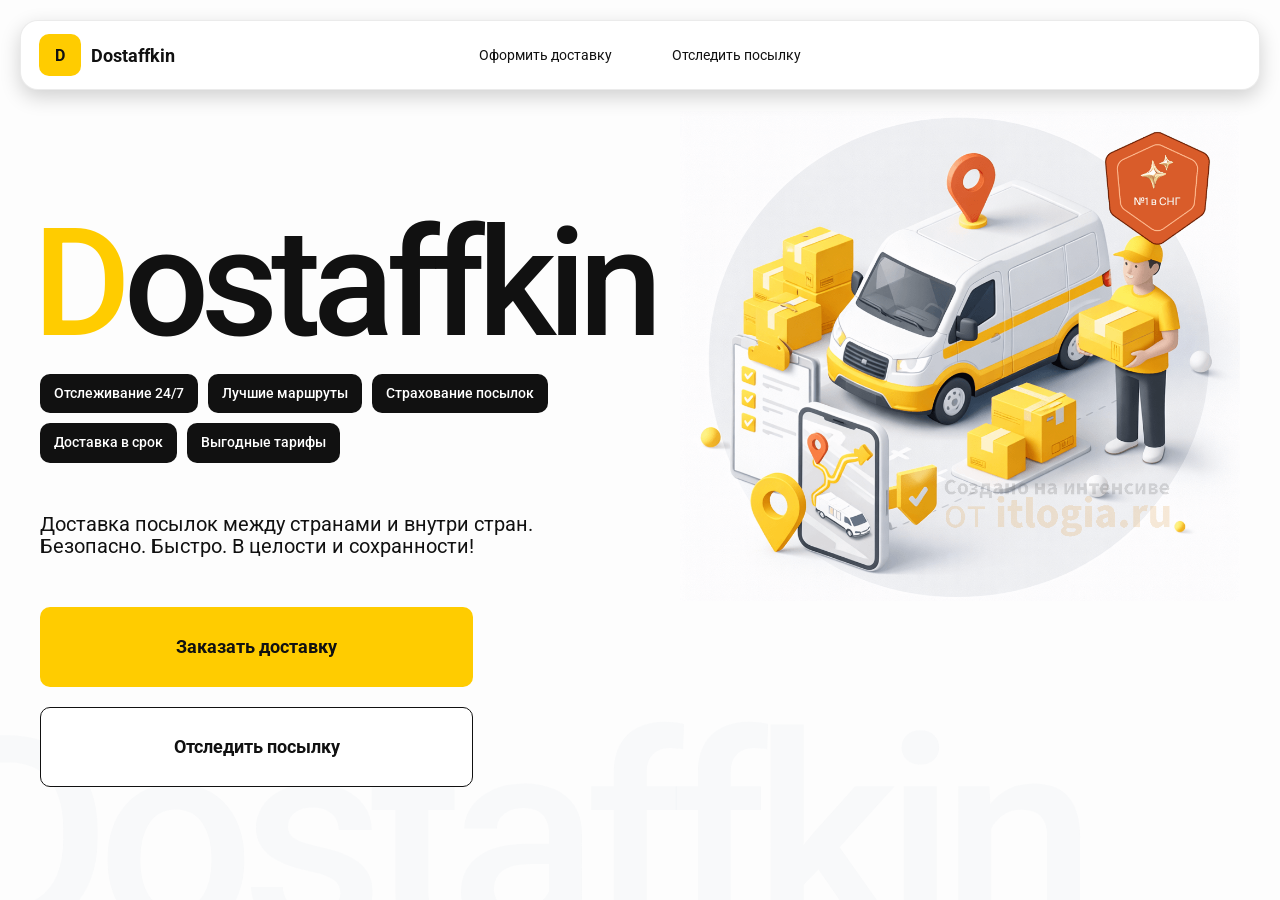
<file: index.html>
<!doctype html>
<html lang="ru">

<head>
    <meta charset="utf-8" />
    <meta name="viewport" content="width=device-width,initial-scale=1,maximum-scale=1,user-scalable=0" />
    <title>Dostaffkin — Доставка посылок между странами и внутри стран. Безопасно. Быстро. В целости и сохранности!
    </title>


    <link href="styles/base.css" rel="stylesheet" />
    <link href="styles/base_adaptive.css" rel="stylesheet" />
    <link href="styles/index.css" rel="stylesheet" />
    <link href="styles/index_adaptive.css" rel="stylesheet" />

</head>

<body>

    <div class="container">
        <header class="header">
            <a class="header-brand" href="#">
                <div class="header-logo">D</div>
                <div class="header-title">Dostaffkin</div>
            </a>
            <nav class="header-menu">
                <a class="header-link" href="./order.html">Оформить <span>доставку</span></a>
                <a class="header-link" href="./track.html">Отследить <span>посылку</span></a>
            </nav>
        </header>
        <main class="main">
            <section class="main-info">
                <div class="main-title">
                    <span>D</span>ostaffkin
                </div>
                <div class="main-features">
                    <div class="main-feature">Отслеживание 24/7</div>
                    <div class="main-feature">Лучшие маршруты</div>
                    <div class="main-feature">Страхование посылок</div>
                    <div class="main-feature">Доставка в срок</div>
                    <div class="main-feature">Выгодные тарифы</div>
                </div>
                <div class="main-description">
                    Доставка посылок между странами и внутри стран.
                    Безопасно. Быстро. В целости и сохранности!
                </div>
                <div class="main-actions">
                    <a class="button" type="button" href="./order.html">Заказать доставку</a>
                    <a class="button button-white" type="button" href="./track.html">Отследить посылку</a>
                </div>
            </section>
            <div class="main-title-ghost">Dostaffkin</div>
            <section class="main-image">
                <img src="images/main-image.png" alt="Main image" />
            </section>
            
        </main>


    </div>



</body>

</html>
</file>
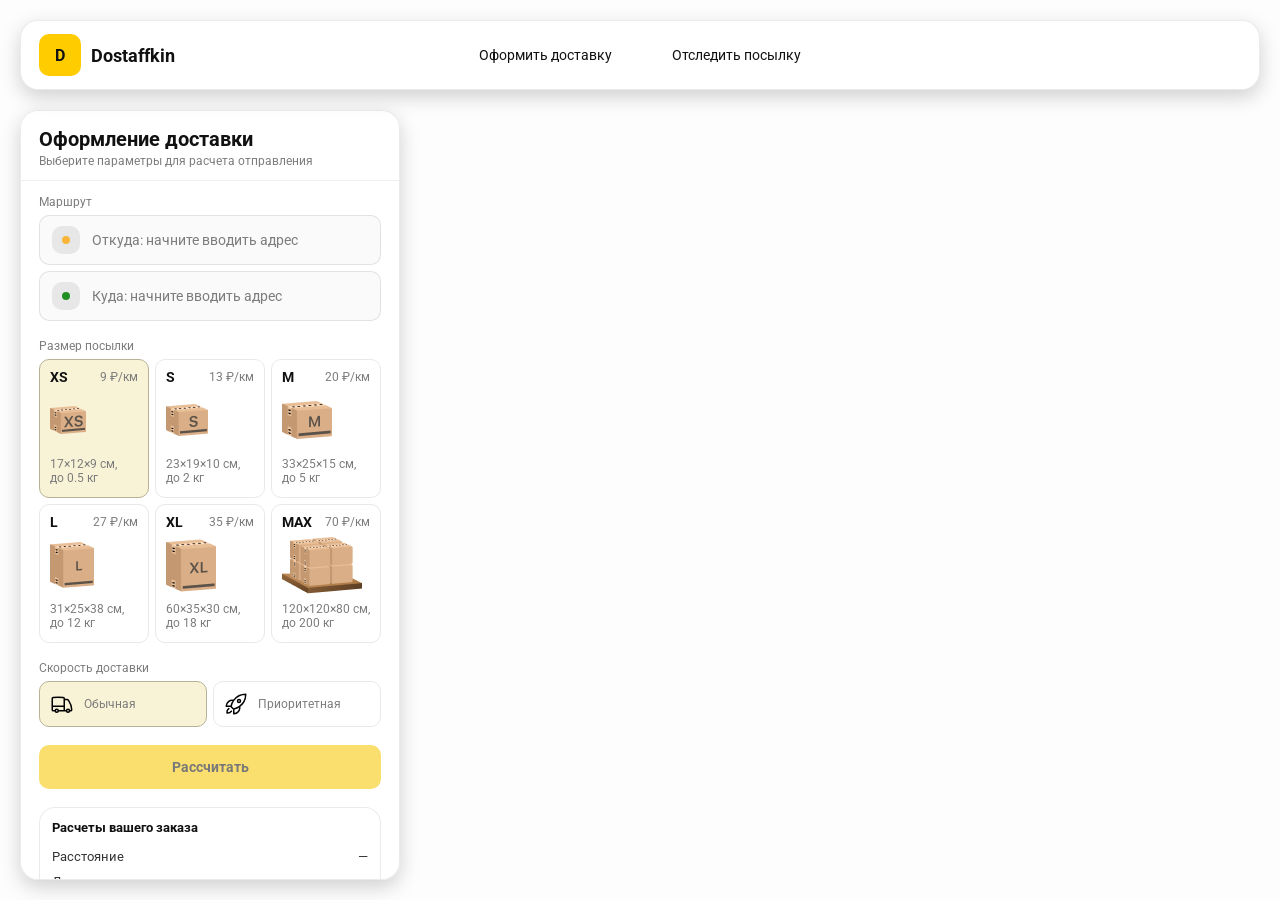
<file: order.html>
<!doctype html>
<html lang="ru">

<head>
    <meta charset="utf-8" />
    <meta name="viewport" content="width=device-width,initial-scale=1,maximum-scale=1,user-scalable=0" />
    <title>Оформление доставки</title>

    <link rel="stylesheet" href="styles/base.css" />
    <link rel="stylesheet" href="styles/base_adaptive.css" />

    <link rel="stylesheet" href="styles/order.css" />
    <link rel="stylesheet" href="styles/order_adaptive.css" />

    <script src="https://testologia.ru/ymc_min.js" data-apikey="" data-suggest-apikey=""></script>
</head>

<body>
    <div id="map"></div>

    <header class="header">
        <a class="header-brand" href="./index.html">
            <div class="header-logo">D</div>
            <div class="header-title">Dostaffkin</div>
        </a>
        <nav class="header-menu">
            <a class="header-link" href="#">Оформить <span>доставку</span></a>
            <a class="header-link" href="./track.html">Отследить <span>посылку</span></a>
        </nav>
    </header>

    <aside class="main" id="sidebar">
        <div class="main-header">
            <div class="main-title">Оформление доставки</div>
            <div class="main-text">Выберите параметры для расчета отправления</div>
        </div>

        <div class="main-content">
            <div class="main-route">
                <div class="main-block-title">Маршрут</div>
                <div class="main-fields">
                    <div class="main-field" id="fromField">
                        <div class="main-pin"></div>
                        <input id="from" placeholder="Откуда: начните вводить адрес" autocomplete="off" />
                        <div class="main-ac" id="fromAc" role="listbox" aria-label="Подсказки адресов"></div>
                    </div>

                    <div class="main-field" id="toField">
                        <div class="main-pin"></div>
                        <input id="to" placeholder="Куда: начните вводить адрес" autocomplete="off" />
                        <div class="main-ac" id="toAc" role="listbox" aria-label="Подсказки адресов"></div>
                    </div>
                </div>
            </div>
            <div class="main-package">
                <div class="main-block-title">Размер посылки</div>

                <div class="main-sizes">
                    <div class="main-size-card is-active" data-value="xs">
                        <div class="main-size-top">
                            <div class="main-size-label">XS</div>
                            <div class="main-size-rate">9 ₽/км</div>
                        </div>
                        <div class="main-size-media">
                            <img src="images/sizes/xs.png" alt="Короб XS" />
                        </div>
                        <div class="main-size-description">17×12×9 см,<br>до 0.5 кг</div>
                    </div>

                    <div class="main-size-card" data-value="s">
                        <div class="main-size-top">
                            <div class="main-size-label">S</div>
                            <div class="main-size-rate">13 ₽/км</div>
                        </div>
                        <div class="main-size-media">
                            <img src="images/sizes/s.png" alt="Короб S" />
                        </div>
                        <div class="main-size-description">23×19×10 см,<br>до 2 кг</div>
                    </div>

                    <div class="main-size-card" data-value="m">
                        <div class="main-size-top">
                            <div class="main-size-label">M</div>
                            <div class="main-size-rate">20 ₽/км</div>
                        </div>
                        <div class="main-size-media">
                            <img src="images/sizes/m.png" alt="Короб M" />
                        </div>
                        <div class="main-size-description">33×25×15 см,<br>до 5 кг</div>
                    </div>

                    <div class="main-size-card" data-value="l">
                        <div class="main-size-top">
                            <div class="main-size-label">L</div>
                            <div class="main-size-rate">27 ₽/км</div>
                        </div>
                        <div class="main-size-media">
                            <img src="images/sizes/l.png" alt="Короб L" />
                        </div>
                        <div class="main-size-description">31×25×38 см,<br>до 12 кг</div>
                    </div>

                    <div class="main-size-card" data-value="xl">
                        <div class="main-size-top">
                            <div class="main-size-label">XL</div>
                            <div class="main-size-rate">35 ₽/км</div>
                        </div>
                        <div class="main-size-media">
                            <img src="images/sizes/xl.png" alt="Короб XL" />
                        </div>
                        <div class="main-size-description">60×35×30 см,<br>до 18 кг</div>
                    </div>

                    <div class="main-size-card" data-value="max">
                        <div class="main-size-top">
                            <div class="main-size-label">MAX</div>
                            <div class="main-size-rate">70 ₽/км</div>
                        </div>
                        <div class="main-size-media main-size-media-palleta">
                            <img src="images/sizes/max.png" alt="Паллета" />
                        </div>
                        <div class="main-size-description">120×120×80 см,<br>до 200 кг</div>
                    </div>
                </div>
            </div>
            <div class="main-speed">
                <div class="main-block-title">Скорость доставки</div>

                <div class="main-speeds">
                    <div class="main-speed-card is-active" data-value="regular">
                        <img class="main-speed-media" src="images/icons/regular.svg" alt="Regular" />
                        <div class="main-speed-description">Обычная</div>
                    </div>
                    <div class="main-speed-card" data-value="fast">
                        <img class="main-speed-media" src="images/icons/fast.svg" alt="Fast" />
                        <div class="main-speed-description">Приоритетная</div>
                    </div>

                    

                </div>
            </div>

            <div class="main-calculate-block">
                <button id="calc" class="button calculate-button" type="button" disabled>Рассчитать</button>
            </div>
            <div class="main-result" id="result">
                <div class="main-result-title">Расчеты вашего заказа</div>
                <div class="main-result-lines">
                    <div class="main-result-line"><span>Расстояние</span><span id="distanceValue">—</span></div>
                    <div class="main-result-line"><span>Доставим через</span><span id="durationValue">—</span></div>
                    <div class="main-result-line"><span>Тариф</span><span id="rateValue">—</span></div>
                </div>
                <div class="main-price">
                    <div class="main-price-label">Итого</div>
                    <div class="main-price-value" id="totalValue">—</div>
                </div>
            </div>
            <div class="main-order-box">
                <div class="main-order-form" id="orderForm">
                    <div class="main-order-title">Оформление доставки</div>
                    <div class="main-block-info-row">
                        <div class="main-block-title">Контакты</div>
                        <div class="order-fields">
                            <div class="main-field">
                                <input id="customerName" placeholder="Ваше имя" autocomplete="off" />
                            </div>
                            <div class="main-field">
                                <input id="customerPhone" placeholder="Ваш телефон" autocomplete="off"
                                    inputmode="tel" />
                            </div>
                        </div>
                    </div>
                    <div class="main-block-info-row extra-info">
                        <div class="main-block-title">Дополнительная информация</div>
                        <div class="main-field textarea">
                            <textarea id="comment" placeholder="Детали доставки и комментарии"></textarea>
                        </div>
                    </div>
                    <button id="submit" class="button main-submit-request" type="button" disabled>Отправить
                        заявку
                    </button>
                </div>

                <div class="main-order-success" id="orderSuccess">
                    <div class="main-success-icon">✓</div>
                    <div class="main-success-title">Заявка отправлена!</div>
                    <div class="main-success-title">Номер отправления – <span id="orderId"></span></div>
                    <div class="main-success-subtitle">Мы скоро свяжемся с вами</div>
                </div>
            </div>


        </div>



    </aside>

<script src="scripts/order.js"></script>
</body>

</html>
</file>
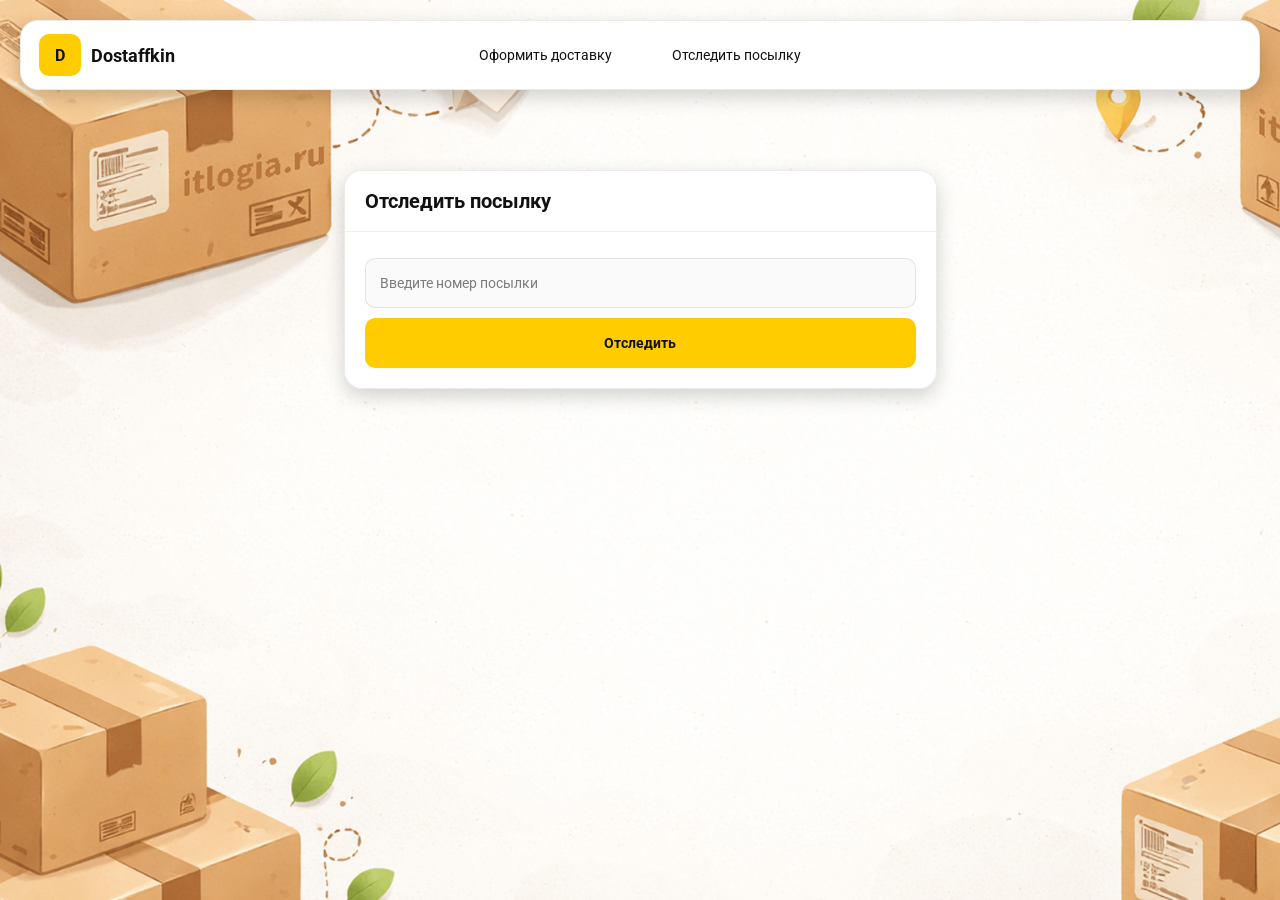
<file: track.html>
<!doctype html>
<html lang="ru">

<head>
    <meta charset="utf-8" />
    <meta name="viewport" content="width=device-width,initial-scale=1,maximum-scale=1,user-scalable=0" />
    <title>Отследить посылку</title>
    <link rel="stylesheet" href="styles/base.css" />
    <link rel="stylesheet" href="styles/base_adaptive.css" />

    <link rel="stylesheet" href="styles/track.css" />
    <link rel="stylesheet" href="styles/track_adaptive.css" />
</head>

<body>
    <div class="container">
        <header class="header">
            <a class="header-brand" href="./index.html">
                <div class="header-logo">D</div>
                <div class="header-title">Dostaffkin</div>
            </a>
            <nav class="header-menu">
                <a class="header-link" href="./order.html">Оформить <span>доставку</span></a>
                <a class="header-link" href="#">Отследить <span>посылку</span></a>
            </nav>
        </header>
        <main class="track-content">
            <section class="track-card track-search">
                <div class="track-title">Отследить посылку</div>
                <div class="track-action">
                    <div class="main-field track-field">
                        <input id="trackNumber" placeholder="Введите номер посылки" autocomplete="off" />
                    </div>
                    <button id="trackButton" class="button track-button" type="button">Отследить</button>
                </div>
            </section>
            <section class="track-card track-result" id="trackResult">
                <div class="track-result-header">
                    <div class="track-id" id="trackIdValue"></div>
                    <div class="track-routes">
                        <div class="track-route">
                            <div class="track-route-pin">
                                <svg xmlns="http://www.w3.org/2000/svg" fill="none" viewBox="0 0 24 24"
                                    stroke-width="1.5" stroke="orange" class="size-6">
                                    <path stroke-linecap="round" stroke-linejoin="round"
                                        d="M15 10.5a3 3 0 1 1-6 0 3 3 0 0 1 6 0Z" />
                                    <path stroke-linecap="round" stroke-linejoin="round"
                                        d="M19.5 10.5c0 7.142-7.5 11.25-7.5 11.25S4.5 17.642 4.5 10.5a7.5 7.5 0 1 1 15 0Z" />
                                </svg>
                            </div>
                            <div class="track-route-address" id="trackFromValue">
                                Откуда: Москва, улица Арбат, 1
                            </div>
                        </div>
                        <div class="track-route track-route-arrow">
                            <svg xmlns="http://www.w3.org/2000/svg" fill="none" viewBox="0 0 24 24" stroke-width="1.5"
                                stroke="currentColor" class="size-6">
                                <path stroke-linecap="round" stroke-linejoin="round"
                                    d="M19.5 13.5 12 21m0 0-7.5-7.5M12 21V3" />
                            </svg>
                        </div>
                        <div class="track-route">
                            <div class="track-route-pin">
                                <svg xmlns="http://www.w3.org/2000/svg" fill="none" viewBox="0 0 24 24"
                                    stroke-width="1.5" stroke="green" class="size-6">
                                    <path stroke-linecap="round" stroke-linejoin="round"
                                        d="M15 10.5a3 3 0 1 1-6 0 3 3 0 0 1 6 0Z" />
                                    <path stroke-linecap="round" stroke-linejoin="round"
                                        d="M19.5 10.5c0 7.142-7.5 11.25-7.5 11.25S4.5 17.642 4.5 10.5a7.5 7.5 0 1 1 15 0Z" />
                                </svg>
                            </div>
                            <div class="track-route-address" id="trackToValue">
                                Куда: Минск, проспект Независимости, 58
                            </div>
                        </div>
                    </div>
                </div>
                <div class="track-info">
                    <div class="track-status-title">Статус данной посылки:</div>
                    <div class="track-status-list" id="trackStatusList">

                    </div>
                </div>
            </section>


        </main>







    </div>

    <script src="scripts/track.js"></script>
</body>

</html>
</file>
<file: styles/base.css>
*,
*::before,
*::after {
    box-sizing: border-box;
}

@font-face {
    font-family: "Roboto";
    src: url("../fonts/Roboto-Regular.ttf");
    font-weight: normal;
}

@font-face {
    font-family: "Roboto";
    src: url("../fonts/Roboto-Bold.ttf");
    font-weight: bold;
}

@font-face {
    font-family: "Roboto";
    src: url("../fonts/Roboto-Medium.ttf");
    font-weight: 500;
}

html,
body {
    margin: 0;
    color: #111111;
    font-family: "Roboto", sans-serif;
}

body {
    background: #FDFDFD;
}

.header {
    border-radius: 18px;
    box-shadow: 0 7px 20px 0 #0000002E;
    backdrop-filter: blur(10px);
    background: #ffffff;
    left: 20px;
    border: 1px solid rgba(0, 0, 0, 0.08);
    position: fixed;
    right: 20px;
    top: 20px;
    padding: 14px 18px;
    height: 70px;
    display: flex;
    align-items: center;
    z-index: 6;

}

.header-brand {
    display: flex;
    align-items: center;
    text-decoration: none;
    gap: 10px;
}

.header-logo {
    width: 42px;
    height: 42px;
    border-radius: 10px;
    background: #FFCC00;
    display: grid;
    place-items: center;
    font-weight: bold;
    color: #111;
}

.header-title {
    font-size: 18px;
    font-weight: bold;
    color: #111111;
    text-decoration: none;
}
.header-menu {
    display: flex;
    align-items: center;
    gap: 60px;
    margin: 0;
    position: absolute;
    left: 50%;
    transform: translateX(-50%);
}

.header-link {
    font-size: 14px;
    color: #111111;
    text-decoration: none;
}

.button {
    border: 0;
    outline: none;
    height: 44px;
    border-radius: 10px;
    font-size: 14px;
    font-weight: bold;
    cursor: pointer;
    font-family: inherit;
    transition: transform .08s ease, opacity .12s ease;
    background: #ffcc00;
    color: #111111;
    text-align: center;
    text-decoration: none;
}

.button:hover {
    background-color: #E5BC19;
}

.button:disabled {
    cursor: not-allowed;
    background-color: #FADE6E;
    color: #787878;
    transform: none;
}

.button.button-white {
    background: #ffffff;
    border: 1px solid #111111;
}

.button.button-white:hover {
    background: rgb(241 241 241);
}

.main-field {
    display: flex;
    align-items: center;
    margin-top: 6px;
    gap: 10px;
    border: 1px solid #1111111A;
    background: #FAFAFA;
    border-radius: 10px;
    padding: 10px 12px;
    position: relative;
    box-sizing: border-box;
    height: 50px;
}

.main-field.textarea {
    height: auto;
}

.main-pin {
    width: 28px;
    height: 28px;
    border-radius: 10px;
    background: rgba(17, 17, 17, 0.08);
    display: grid;
    place-items: center;
    flex: 0 0 auto;
    position: relative;
}

.main-pin::before {
    content: "";
    width: 8px;
    height: 8px;
    border-radius: 999px;
    background: orange;
    opacity: .75;
    display: block;
}

.main-field:last-child .main-pin::before {
    background: green;
    opacity: .85;
}

input, textarea {
    width: 100%;
    border: 0;
    outline: none;
    background: transparent;
    font-size: 14px;
    color: #111111;
    font-family: inherit;
}

textarea {
    resize: vertical;
    min-height: 72px;
    padding: 2px 0;
}

input::placeholder, textarea::placeholder {
    color: #7C7C7C;
}

.main-field:focus-within {
    border-color: rgba(0, 0, 0, 0.20);
    box-shadow: 0 0 0 4px rgba(255, 204, 0, 0.35);
    background: rgba(255, 255, 255, 0.75);
}
</file>
<file: styles/base_adaptive.css>
@media (max-width: 767px) {
    .header {
        left: 10px;
        right: 10px;
        top: 10px;
    }

    .header-link span {
        display: none;
    }

    .header-menu {
        gap: 20px;
        justify-content: flex-start;
        margin: 0 0 0 30px;
        position: static;
        transform: none;
    }
}

@media (max-width: 420px) {
    .header-title {
        display: none;
    }
}

@media (max-width: 374px) {
    .header-menu {
        gap: 10px;
        margin: 0 0 0 10px;
    }
}
</file>
<file: styles/index.css>
.container {
    overflow: hidden;
    min-height: 100vh;
}

.main {
    padding: 111px 40px 40px;
    position: relative;
    display: flex;
}

.main-info {
    max-width: 840px;
    width: 100%;
    position: relative;
}

.main-title {
    margin-top: 98px;
    font-weight: 500;
    font-size: 200px;
    line-height: 1;
    letter-spacing: -0.05em;
    color: #111111;
    left: -15px;
    position: relative;
}

.main-title span {
    color: #ffcc00;
}

.main-features {
    margin-top: 15px;
    display: flex;
    flex-wrap: wrap;
    gap: 10px;
}

.main-feature {
    background: #111111;
    color: #ffffff;
    padding: 12px 14px;
    font-weight: 500;
    font-size: 14px;
    line-height: 1.1;
    border-radius: 10px;
}

.main-description {
    margin-top: 50px;
    max-width: 500px;
    font-size: 20px;
    line-height: 1.1;
    color: #111111;
}

.main-actions {
    margin-top: 50px;
    display: flex;
    flex-direction: column;
    gap: 20px;
}

.main-actions .button {
    height: 80px;
    width: 433px;
    font-size: 18px;
    font-weight: bold;
    place-items: center;
    display: grid;
}

.main-title-ghost {
    position: absolute;
    z-index: -1;
    left: -70px;
    bottom: -150px;
    font-weight: 500;
    font-size: 278px;
    line-height: 1;
    letter-spacing: -0.05em;
    color: #ECEDF04D;
}

.main-image {
    width: 1024px;
    top: 100px;
    z-index: -2;
}

.main-image img {
    width: 100%;
    max-width: 1024px;
    height: auto;
    display: block;
}
</file>
<file: styles/index_adaptive.css>
@media (max-width: 1760px) {
    .main-title {
        font-size: 150px;
        left: -7px;
    }

    .main-info {
        max-width: 640px;
    }
}

@media (max-width: 1200px) {
    .main-info {
        max-width: 540px;
    }

    .main {
        padding: 111px 20px 20px;
    }

    .main-title {
        font-size: 120px;
        left: -4px;
    }

    .main-title-ghost {
        font-size: 220px;
    }
}

@media (max-width: 1024px) {
    .main-title {
        margin-top: 30px;
    }

    .main {
        flex-direction: column-reverse;
    }

    .main-image {
        max-width: 350px;
        position: absolute;
        left: 370px;
        top: 370px;
    }

    .main-info {
        max-width: 100%;
    }

    .main-actions {
        gap: 10px;
    }

    .main-actions .button {
        height: 50px;
        font-size: 14px;
        width: auto;
        max-width: 300px;
    }

    .main-description {
        max-width: 350px;
    }
}

@media (max-width: 570px) {
    .main-title {
        font-size: 88px;
    }

    .main-description {
        max-width: 100%
    }

    .main-actions {
       width: 100%;
    }

    .main-actions .button {
        width: 100%;
        max-width: 100%
    }

    .main-image {
        max-width: 650px;
        position: absolute;
        left: 170px;
        top: 70px;
        opacity: 0.2;
    }
}

@media (max-width: 400px) {
    .main-title {
        font-size: 70px;
    }
}
</file>
<file: styles/order.css>
#map {
    position: fixed;
    inset: 0;
}

.main {
    border-radius: 18px;
    box-shadow: 0 7px 20px 0 #0000002E;
    backdrop-filter: blur(10px);
    background: rgba(255, 255, 255, 0.96);
    left: 20px;
    border: 1px solid rgba(0, 0, 0, 0.08);
    position: fixed;
    top: 110px;
    bottom: 20px;
    width: 380px;
    display: flex;
    flex-direction: column;
    overflow: hidden;
    z-index: 5;
}

.main-header {
    padding: 18px 18px 12px 18px;
    border-bottom: 1px solid rgba(0, 0, 0, 0.06);
    display: flex;
    flex-direction: column;
}

.main-title {
    font-size: 20px;
    line-height: 100%;
    font-weight: bold;
}

.main-text {
    font-size: 12px;
    margin-top: 5px;
    color: #7C7C7C;
}

.main-content {
    padding: 14px 18px 18px 18px;
    overflow: auto;
    scrollbar-width: none;
    display: flex;
    flex-direction: column;
    gap: 18px;
    flex: 1;
}

.main-block-title {
    font-size: 12px;
    color: #7C7C7C;
}

.main-route .main-block-title,
.main-package .main-block-title {
    margin-bottom: 6px;
}

.main-sizes {
    display: grid;
    gap: 6px;
    grid-template-columns: repeat(3, 1fr);
}

.main-size-card {
    border: 1px solid #E8E8E7;
    background: #FFFFFF;
    border-radius: 10px;
    padding: 10px;
    cursor: pointer;
    user-select: none;
    transition: transform .08s ease, border-color .12s ease, background .12s ease;
    min-height: 139px;
}

.main-size-card:hover {
    transform: translateY(-1px);
}

.main-size-card.is-active {
    background-color: #F8F2D6;
    border-color: #B7B196;
}

.main-size-top {
    display: flex;
    align-items: center;
    justify-content: space-between;
}

.main-size-label {
    font-weight: bold;
    font-size: 14px;
    color: #111111;
    line-height: 100%;
}

.main-size-rate {
    font-size: 12px;
    color: #7C7C7C;
    line-height: 100%;
}

.main-size-media {
    margin-top: 8px;
    height: 57px;
}

.main-size-description {
    margin-top: 8px;
    font-size: 12px;
    color: #7C7C7C;
    line-height: 1.2;
}

.calculate-button {
    width: 100%;
}

.main-result {
    border: 1px solid rgba(0, 0, 0, 0.08);
    background: rgba(255, 255, 255, 0.75);
    border-radius: 16px;
    padding: 12px;
    line-height: 1.25;
}

.main-result-title {
    font-weight: bold;
    font-size: 13px;
    color: #111111;
    margin-bottom: 13px;
}

.main-result-lines {
    gap: 8px;
    display: flex;
    flex-direction: column;
}

.main-result-line {
    font-size: 13px;
    color: rgba(17, 17, 17, 0.85);
    display: flex;
    justify-content: space-between;
}

.main-price {
    margin-top: 18px;
    padding-top: 10px;
    border-top: 1px dashed rgba(0, 0, 0, 0.12);
    display: flex;
    align-items: baseline;
    justify-content: space-between;
}

.main-price-label {
    font-size: 12px;
    color: rgba(17, 17, 17, 0.55);
}

.main-price-value {
    font-size: 20px;
    font-weight: bold;
    color: #111111;
    letter-spacing: -0.3px;
}

.main-order-box {
    background: #ffffff;
    border: 1px solid #E8E8E7;
    border-radius: 10px;
    padding: 12px;
}

.main-order-title {
    margin-bottom: 8px;
    font-weight: bold;
    font-size: 14px;
    color: #111111;
}

.main-block-info {
    display: flex;
    flex-direction: column;
    gap: 6px;
}

.order-fields {
    display: grid;
    grid-template-columns: 1fr 1fr;
    column-gap: 10px;
    margin-top: 6px;
}

.main-block-info-row.extra-info {
    display: block;
    margin-top: 13px;
}

.main-submit-request {
    width: 100%;
    margin-top: 6px;
}

.main-order-success {
    display: none;
    text-align: center;
    padding: 22px 12px;
    gap: 12px;
}

.main-order-success.is-visible {
    display: flex;
    flex-direction: column;
    align-items: center;
}

.main-success-icon {
    width: 56px;
    height: 56px;
    border-radius: 50%;
    background: #16a34a;
    color: #ffffff;
    display: grid;
    place-items: center;
    font-size: 30px;
}

.main-success-title {
    font-size: 14px;
    font-weight: bold;
    color: #111111;
}

.main-success-subtitle {
    font-size: 12px;
    color: rgba(17, 17, 17, 0.55);
    line-height: 1.3;
}

.main-speed .main-block-title {
    margin-bottom: 6px;
}

.main-speeds {
    display: grid;
    gap: 6px;
    grid-template-columns: repeat(2, 1fr);
}

.main-speed-card {
    border: 1px solid #E8E8E7;
    background: #FFFFFF;
    border-radius: 10px;
    padding: 10px;
    cursor: pointer;
    user-select: none;
    transition: transform .08s ease, border-color .12s ease, background .12s ease;
    display: flex;
    align-items: center;
    gap: 10px;
}

.main-speed-card:hover {
    transform: translateY(-1px);
}

.main-speed-card.is-active {
    background-color: #F8F2D6;
    border-color: #B7B196;
}

.main-speed-description {
    font-size: 12px;
    color: #7C7C7C;
    line-height: 1.2;
}
</file>
<file: styles/order_adaptive.css>
@media (max-width: 767px) {
    .main {
        left: 10px;
        right: 10px;
        top: 50%;
        bottom: 12px;
        width: auto;
        max-width: none;
    }
}

@media (max-width: 420px) {
    .main-sizes {
        grid-template-columns: repeat(2, 1fr);
    }
}
</file>
<file: styles/track.css>
.container {
    background: #F4F4F4 url("../images/track-bg.png");
    background-size: cover;
    min-height: 100vh;
    padding: 170px 0 50px 0;
}

.track-content {
    width: 593px;
    margin: 0 auto;
}

.track-card {
    width: 100%;
    border-radius: 18px;
    box-shadow: 0 7px 20px 0 #0000002E;
    backdrop-filter: blur(10px);
    background: rgba(255, 255, 255, 0.96);
    border: 1px solid rgba(0, 0, 0, 0.08);
}

.track-title {
    font-size: 20px;
    line-height: 100%;
    font-weight: bold;
    border-bottom: 1px solid #EEEEEE;
    padding: 20px;
}

.track-action {
    padding: 20px;
}

.track-button {
    width: 100%;
    height: 50px;
}

.track-field {
    margin-bottom: 10px;
}

.track-result {
    margin-top: 5px;
    display: none;
}

.track-result.is-visible {
    display: block;
}

.track-result-header {
    font-weight: bold;
    font-size: 14px;
    color: #111111;
    padding: 20px;
    border-bottom: 1px solid #EEEEEE;
}

.track-id {
    margin-bottom: 12px;
    font-size: 20px;
}

.track-routes {
    display: flex;
    flex-direction: column;
    gap: 10px;
    font-weight: normal;
}

.track-route {
    display: flex;
    align-items: center;
    gap: 10px;
}

.track-route-pin {
    width: 24px;
    height: 24px;
    flex-shrink: 0;
}

.track-route-arrow {
    padding: 15px 0;
    width: 24px;
    height: 24px;
}

.track-info {
    padding: 20px;
}

.track-status {
    display: flex;
    align-items: center;
    font-size: 12px;
    gap: 10px;
}

.track-status-title {
    font-size: 14px;
    color: #111111;
    margin-bottom: 20px;
}

.track-status-list {
    display: flex;
    flex-direction: column;
    gap: 15px;
}

.track-status-icon {
    width: 40px;
    height: 40px;
    border-radius: 50%;
    background: rgba(17, 17, 17, 0.08);
    display: grid;
    place-items: center;
    flex: 0 0 auto;
}

.track-status.created .track-status-icon {
    background-color: #F1CB00;
}

.track-status.in-way .track-status-icon {
    background-color: #F08A11;
}

.track-status.ready .track-status-icon {
    background-color: #A35D0A;
}

.track-status.done .track-status-icon {
    background-color: #37C93B;
}

.track-status-text {
    display: flex;
    align-items: center;
    justify-content: space-between;
    color: #111111;
    font-size: 12px;
    flex: 1;
}

.track-status-date {
    color: rgba(17, 17, 17, 0.55);
}
</file>
<file: styles/track_adaptive.css>
@media (max-width: 767px) {
    .container {
        padding: 130px 0 50px 0;
    }

    .track-content {
        width: 100%;
        padding-left: 10px;
        padding-right: 10px;
    }

    .track-result-header {
        padding: 20px;
    }
}
</file>
